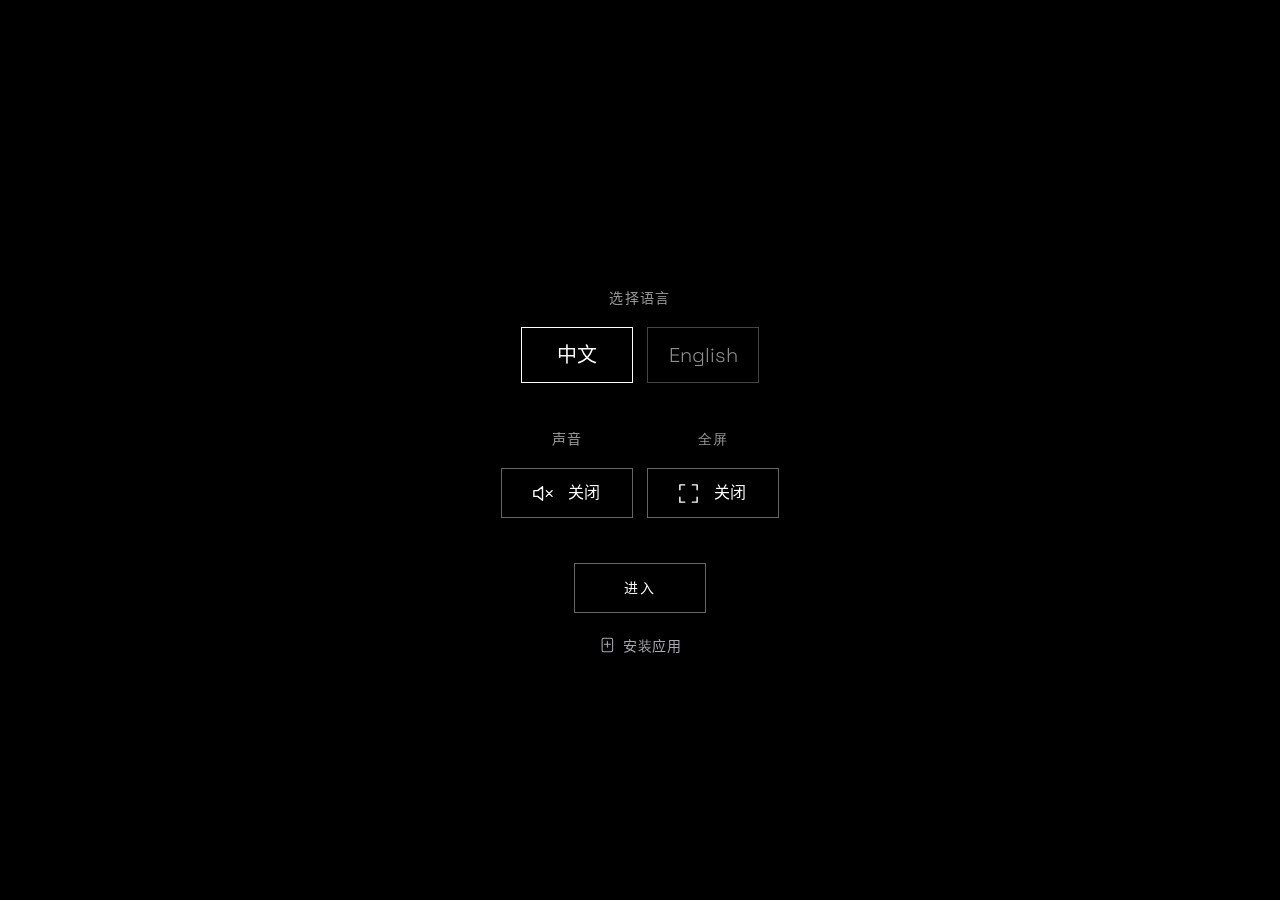
<file: index.html>
<!doctype html><html lang="zh-CN"><head><meta charset="utf-8"><style>html{background:#000;color-scheme:dark}body{background:#000}</style><link rel="manifest" href="/manifest.webmanifest?v=pearl2"><link rel="apple-touch-icon" sizes="180x180" href="/apple-touch-icon.png?v=pearl2"><link rel="icon" type="image/png" sizes="192x192" href="/favicon.png?v=pearl2"><link rel="shortcut icon" href="/favicon.ico?v=pearl2"><meta name="theme-color" content="#070b18"><meta name="apple-mobile-web-app-capable" content="yes"><meta name="apple-mobile-web-app-title" content="Kaguya"><meta name="apple-mobile-web-app-status-bar-style" content="black"><script defer src="./pwa.js"></script><meta name="viewport" content="width=device-width,initial-scale=1"><title>辉夜 · 五件宝物，五种执念</title><script type="importmap">{"imports":{"three":"./vendor/three.module.js"}}</script><style>html,body{margin:0;height:100%;overflow:hidden;background:#000;color:#e8e3d5;font-family:Songti SC,SimSun,serif}#view{position:fixed;inset:0;background:#14283c}canvas{display:block;width:100%;height:100%;touch-action:none}.copy{position:fixed;left:8%;top:35%;width:28%;pointer-events:none;text-shadow:0 1px 12px #102333}h1{font-size:clamp(28px,4.3vw,62px);font-weight:400;letter-spacing:.16em;margin:0 0 15px}h2{font-weight:400;letter-spacing:.2em;font-size:20px}p{line-height:2;font-size:16px;color:#d3dce0}.title{position:fixed;top:5%;left:5%;letter-spacing:.18em;font-size:15px;opacity:.75}.signature{position:fixed;bottom:5%;left:5%;letter-spacing:.2em;font-size:14px;opacity:.6}.note{position:fixed;bottom:5%;right:5%;font-size:13px;opacity:.65;letter-spacing:.1em}.vignette{position:fixed;inset:0;pointer-events:none;background:radial-gradient(ellipse,transparent 45%,#050d1660)}.fallback{position:fixed;inset:0;background:url('assets/cowrie-reference.png') center/cover}.fallback .message{position:absolute;right:5%;bottom:5%;color:#eee;background:#102333aa;padding:10px;font-size:13px}@media(max-width:700px){.copy{top:15%;width:80%}h2{font-size:17px}p{font-size:14px;max-width:75vw}}</style><link rel="stylesheet" href="portrait.css"></head><body><form class="language-gate" aria-label="选择语言"><fieldset><legend>选择语言</legend><div class="language-options"><label><input type="radio" name="language" value="zh" checked><span>中文</span></label><label><input type="radio" name="language" value="en"><span>English</span></label></div></fieldset><fieldset class="sound-settings"><legend>声音</legend><button type="button" class="sound-option" disabled aria-pressed="false" aria-label="声音关闭"><svg viewBox="0 0 24 24" fill="none" stroke="currentColor" stroke-width="1.45" stroke-linecap="round" stroke-linejoin="round" aria-hidden="true"><path d="M3 9h4l5-4v14l-5-4H3z"/><path d="m16 9 6 6m0-6-6 6"/></svg><span>关闭</span></button></fieldset><button type="submit" class="enter" disabled>进入</button></form><main id="journey" hidden inert><div id="view"></div><div class="vignette"></div><div class="title">辉夜 · 五件宝物，五种执念</div><section class="opening" aria-label="序章"><div class="opening-title"><h1>辉夜</h1><h2>五件宝物，五种执念</h2><div class="opening-credit">郭佳欣</div></div><div class="opening-story"><p>辉夜姬以五件虚妄之物拒绝了求婚。千年之后，我们仍为那些看不见、摸不着的东西奔赴。五件古老的宝物，化作今日的五件日常之物，映照我们心中的五种执念。</p></div><div class="opening-invitation">向上滑动，一同走向月亮。</div></section><section class="copy" style="opacity:0"><h1>燕子安贝</h1><h2>安宁</h2><p>一枚贝壳托举着辉夜，也托举着心里想安定下来的愿望。</p></section><section class="ending" aria-label="终章" aria-hidden="true"><h2>月之彼岸</h2><p>愿每一件虚妄之物，<span>都能托起一份真实的心愿。</span></p><div class="ending-scroll">继续滑动，穿越月亮。</div><div class="ending-credit">郭佳欣</div><button type="button" class="restart" disabled>重访绘卷</button></section><div class="signature">郭佳欣</div><div class="note">移动视线 · 探索绘卷</div></main><script type="module" src="language-entry.js"></script></body></html>
</file>
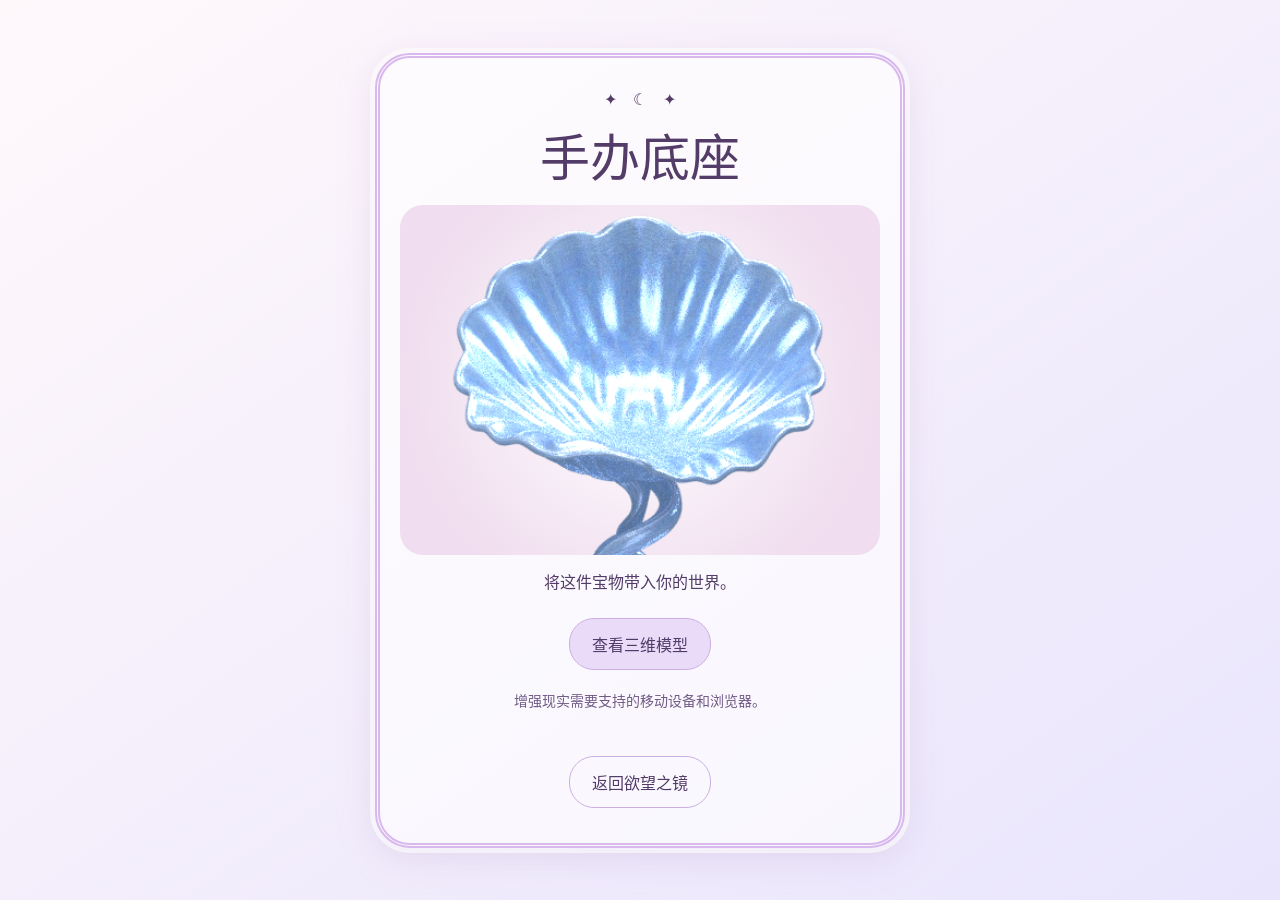
<file: ar.html>
<!doctype html><html lang="en"><head><link rel="manifest" href="/manifest.webmanifest?v=pearl2"><link rel="apple-touch-icon" sizes="180x180" href="/apple-touch-icon.png?v=pearl2"><link rel="icon" type="image/png" sizes="192x192" href="/favicon.png?v=pearl2"><link rel="shortcut icon" href="/favicon.ico?v=pearl2"><meta name="theme-color" content="#070b18"><meta name="apple-mobile-web-app-capable" content="yes"><meta name="apple-mobile-web-app-title" content="Kaguya"><meta name="apple-mobile-web-app-status-bar-style" content="black"><script defer src="./pwa.js"></script><meta charset="utf-8"><meta name="viewport" content="width=device-width,initial-scale=1"><title>Kaguya · Treasure AR</title><script type="importmap">{"imports":{"three":"./vendor/three.module.js"}}</script><style>
@font-face{font-family:Basteleur;src:url('fonts/Basteleur-Moonlight.otf')}@font-face{font-family:Space;src:url('fonts/SpaceGrotesk-Light.ttf')}@font-face{font-family:Noto;src:url('fonts/NotoSansSC-subset.woff')}*{box-sizing:border-box}body{margin:0;min-height:100dvh;background:linear-gradient(145deg,#fff8fb,#e9e5fc);color:#533c67;font:16px Space,Noto,sans-serif;display:grid;place-items:center;padding:22px}main{width:min(530px,100%);text-align:center;border:5px double #d8b8ed;border-radius:35px;padding:28px 20px;background:#ffffffa8;box-shadow:0 0 0 5px #fff9,0 8px 35px #c6add65c}h1{font:400 clamp(32px,9vw,50px) Basteleur,Noto,serif;margin:8px 0 12px}p{line-height:1.5}#preview{height:min(43vh,350px);display:grid;place-items:center;position:relative;background:radial-gradient(circle,#fff,#f0ddef 80%);border-radius:23px;overflow:hidden}#preview img,#preview canvas{width:100%;height:100%;object-fit:contain}button,a.action{display:inline-flex;align-items:center;justify-content:center;border:1px solid #ccafe2;border-radius:25px;padding:13px 22px;background:#eadcf9;color:#523b69;font:inherit;text-decoration:none;cursor:pointer;min-height:47px;margin:7px}button:disabled{opacity:.5}a.action img{position:absolute;width:1px;height:1px;opacity:0}#status{font-size:14px;min-height:44px;color:#715b86}#close{background:transparent}#xr-overlay{position:fixed;bottom:20px;left:50%;transform:translateX(-50%);display:none;color:#fff;background:#343444aa;border-radius:18px;padding:12px 18px;pointer-events:none}#xr-overlay.active{display:block} .xr-active{background:transparent}.xr-active main{visibility:hidden}.xr-active #xr-overlay{visibility:visible} </style></head><body><main><div>✦　☾　✦</div><h1 id="title"></h1><div id="preview"><img id="thumb" alt=""></div><p id="intro"></p><div id="actions"></div><p id="status" role="status"></p><button id="close" type="button"></button></main><div id="xr-overlay"></div><script type="module" src="ar.js"></script></body></html>
</file>
<file: portrait.css>
.copy {color:#fff;text-shadow:none;}
.language-gate {position:fixed;inset:0;background:#000;color:#fff;display:flex;flex-direction:column;justify-content:center;align-items:center;gap:46px;z-index:20;font-family:system-ui,sans-serif;}
.language-gate[hidden],#journey[hidden] {display:none;}
.language-gate fieldset {margin:0;padding:0;border:0;text-align:center;}
.language-gate legend {font-size:12px;letter-spacing:.15em;color:#999;margin:0 auto 26px;}
.language-options {display:flex;gap:38px;align-items:center;justify-content:center;}
.language-options label {position:relative;cursor:pointer;}
.language-options input {position:absolute;opacity:0;width:1px;height:1px;}
.language-options span {display:block;font-size:20px;font-weight:400;color:#8e8e8e;padding:9px 2px 12px;border-bottom:1px solid transparent;transition:color .2s,border-color .2s;}
.language-options input:checked+span {color:#fff;border-color:#fff;}
.language-options input:focus-visible+span {outline:1px solid #fff;outline-offset:5px;}
.language-gate .enter {border:1px solid #666;background:transparent;color:#fff;font:inherit;letter-spacing:.13em;font-size:14px;padding:14px 42px;cursor:pointer;}
.language-gate .enter:hover,.language-gate .enter:focus-visible {border-color:#fff;}
html[lang="en"] .opening h1 {font-size:clamp(62px,9vw,115px);letter-spacing:.10em;text-indent:.10em;}
html[lang="en"] .opening h2 {letter-spacing:.08em;}
html[lang="en"] .opening p,html[lang="en"] .copy p {letter-spacing:0;line-height:1.55;}
html[lang="en"] .copy h1 {font-size:clamp(26px,3.4vw,48px);letter-spacing:.035em;line-height:1.15;}
html[lang="en"] .copy h2 {letter-spacing:.12em;}
html[lang="en"] .ending p {letter-spacing:0;line-height:1.5;}
.opening {position:fixed;left:50%;top:32%;width:min(660px,84vw);transform:translateX(-50%);text-align:center;color:#fff;pointer-events:none;z-index:3;}
.opening h1 {font-size:clamp(68px,10vw,126px);font-weight:400;line-height:1.1;letter-spacing:.32em;text-indent:.32em;margin:0 0 .35em;animation:opening-appear 1.7s ease-out both;}
.opening h2 {font-size:clamp(20px,3.6vw,35px);letter-spacing:.17em;font-weight:400;margin:0 0 1.25em;animation:opening-appear 1.7s .28s ease-out both;}
.opening p {font-size:clamp(17px,1.55vw,21px);line-height:2.05;letter-spacing:.08em;text-wrap:balance;color:#fff;max-width:100%;margin:0;animation:opening-appear 2s .65s ease-out both;}
.opening-credit {font-size:16px;letter-spacing:.25em;margin-top:1.6em;animation:opening-appear 1.7s .85s ease-out both;}
.opening-invitation {font-size:14px;letter-spacing:.12em;margin-top:.75em;animation:opening-appear 1.7s 1.1s ease-out both;}
.ending {position:fixed;left:50%;top:48%;width:min(700px,88vw);transform:translateX(-50%);text-align:center;color:#fff;opacity:0;pointer-events:none;z-index:3;}
.ending h2 {font-size:clamp(16px,2vw,22px);letter-spacing:.28em;margin:0 0 1.4em;font-weight:400;}
.ending p {font-size:clamp(24px,3.2vw,42px);line-height:1.85;letter-spacing:.10em;color:#fff;margin:0;max-width:none;text-wrap:balance;}
.ending p span {display:block;}
.ending-credit {font-size:16px;letter-spacing:.25em;margin-top:1.8em;}
.restart {border:0;border-bottom:1px solid #ffffff70;background:none;color:#fff;font:inherit;letter-spacing:.15em;padding:.5em .1em;cursor:pointer;font-size:14px;margin-top:1.15em;pointer-events:auto;}
.restart:disabled {pointer-events:none;}
@keyframes opening-appear {from {opacity:0;transform:translateY(10px);}to {opacity:1;transform:translateY(0);}}
.copy p {position:fixed;top:48%;left:24%;width:52%;max-width:none;transform:translateY(-50%);font-size:clamp(24px,2.6vw,42px);line-height:1.8;letter-spacing:.08em;text-align:center;text-wrap:balance;margin:0;color:#fff;-webkit-text-stroke:0;text-shadow:none;z-index:2;}
@media (max-width: 699px) and (orientation: portrait) {
 html[lang="en"] .opening {top:28%;width:84vw;}
 html[lang="en"] .opening h1 {font-size:clamp(54px,15vw,80px);}
 html[lang="en"] .opening h2 {font-size:clamp(19px,5.5vw,27px);margin-bottom:1em;}
 html[lang="en"] .opening p {font-size:clamp(17px,4.6vw,20px);}
 html[lang="en"] .opening-credit,html[lang="en"] .opening-invitation {letter-spacing:.04em;}
 html[lang="en"] .copy h1 {font-size:clamp(27px,7.2vw,39px);max-width:100%;}
 html[lang="en"] .copy p {font-size:clamp(19px,5.3vw,26px);}
 html[lang="en"] .title,html[lang="en"] .note,html[lang="en"] .signature {letter-spacing:.04em;}
 html[lang="en"] .ending p {font-size:clamp(22px,5.8vw,30px);}
 .opening {top:30%;width:82vw;}
 .opening h1 {font-size:clamp(60px,18vw,94px);margin-bottom:.37em;}
 .opening h2 {font-size:clamp(20px,5.5vw,28px);letter-spacing:.10em;margin-bottom:1.35em;}
 .opening p {font-size:clamp(16px,4.4vw,20px);line-height:2;letter-spacing:.045em;}
 .opening-credit {margin-top:1em;font-size:14px;}
 .opening-invitation {font-size:13px;margin-top:.65em;}
 .ending {top:47%;width:90vw;}
 .ending p {font-size:clamp(19px,5.2vw,29px);letter-spacing:.045em;}
 .title {top:max(5%,env(safe-area-inset-top));left:7%;font-size:12px;letter-spacing:.13em;}
 .copy {left:8%;top:15%;width:84%;}
 h1 {font-size:clamp(26px,7.6vw,42px);margin:0 0 12px;letter-spacing:.14em;}
 h2 {font-size:16px;margin:0 0 12px;}
 .copy p {top:47%;left:8%;width:84%;font-size:clamp(19px,5.4vw,29px);line-height:1.9;letter-spacing:.07em;}
 .signature,.note {bottom:max(4%,env(safe-area-inset-bottom));font-size:11px;}
 .signature {left:7%;} .note {right:7%;}
}
@media (prefers-reduced-motion: reduce) {.opening h1,.opening h2,.opening p {animation:none;}}

/* Literary display face, contemporary interface, local fonts for offline-safe delivery. */
@font-face{font-family:Basteleur;src:url('fonts/Basteleur-Moonlight.otf') format('opentype');font-weight:400;font-display:swap}
@font-face{font-family:Space Grotesk;src:url('fonts/SpaceGrotesk-Light.ttf') format('truetype');font-weight:300 400;font-display:swap}
@font-face{font-family:Noto Story Serif;src:url('fonts/NotoSerifSC-subset.woff') format('woff');font-weight:400;font-display:swap}
@font-face{font-family:Noto Story Sans;src:url('fonts/NotoSansSC-subset.woff') format('woff');font-weight:400;font-display:swap}
body,.language-gate{font-family:'Space Grotesk','Noto Story Sans',sans-serif;font-weight:300}
.language-gate legend{font-size:14px;letter-spacing:.1em}
.language-options span{font-weight:300}
html[lang='en'] .opening h1,html[lang='en'] .copy h1,html[lang='en'] .ending h2{font-family:Basteleur,Georgia,serif;color:#f5efe0;letter-spacing:0;text-indent:0;font-weight:400}
html[lang='zh-CN'] .opening h1,html[lang='zh-CN'] .copy h1,html[lang='zh-CN'] .ending h2{font-family:'Noto Story Serif','Songti SC',serif;color:#f5efe0;font-weight:400}
.opening,html[lang='en'] .opening{inset:0;width:100%;transform:none;display:grid;place-items:center}
.opening-title,.opening-story{grid-area:1/1;width:min(680px,84vw);text-align:center;transform:translateY(-2vh)}
.opening-story{opacity:0}
.title,.signature,.note{opacity:0}
.opening h1,.opening h2,.opening p,.opening-credit,.opening-invitation{animation:none}
.opening h1,html[lang='en'] .opening h1{font-size:clamp(64px,12vw,138px);margin:0 0 .28em;line-height:1}
.opening h2,html[lang='en'] .opening h2{font-size:clamp(18px,4.3vw,30px);margin:0;letter-spacing:.055em;line-height:1.4}
.opening-credit,html[lang='en'] .opening-credit{font-size:15px;letter-spacing:.14em;margin-top:2.2rem}
.opening p,html[lang='en'] .opening p{font-size:clamp(18px,4.8vw,27px);line-height:1.75;letter-spacing:.015em;text-wrap:balance;max-width:100%;margin:auto}
.opening-invitation,html[lang='en'] .opening-invitation{position:absolute;bottom:max(7%,env(safe-area-inset-bottom));max-width:90vw;margin:0;font-size:14px;letter-spacing:.04em;text-align:center}
.copy p{font-weight:300}.ending h2{font-size:clamp(25px,5vw,44px)}
@media(max-width:699px) and (orientation:portrait){html[lang='en'] .opening h1{font-size:clamp(65px,19vw,105px)}html[lang='en'] .copy h1{font-size:clamp(27px,7.3vw,39px);line-height:1.15} .opening-story{width:84vw}.opening-title{width:88vw}}

/* Poster typography trial: all English narrative text, UI remains understated. */
html[lang='en'] .opening h2,html[lang='en'] .opening p,html[lang='en'] .copy h2,html[lang='en'] .copy p,html[lang='en'] .ending p{font-family:Basteleur,Georgia,serif;font-weight:400;letter-spacing:0;line-height:1.6}
html[lang='en'] .opening h2{font-size:clamp(20px,4.8vw,33px);line-height:1.25}
html[lang='en'] .opening p{font-size:clamp(20px,5.2vw,30px)}
.sound-toggle{position:fixed;top:max(3.8%,env(safe-area-inset-top));right:5%;z-index:6;display:grid;place-items:center;width:44px;height:44px;background:#08172242;border:1px solid #e7eef140;border-radius:50%;color:#f4eee0;cursor:pointer;touch-action:manipulation}
.sound-toggle svg{width:22px;height:22px}.sound-toggle:focus-visible{outline:2px solid #f4eee0;outline-offset:3px}

/* All English story text uses Basteleur; entrance controls remain sans. */
html[lang='en'] #journey,html[lang='en'] #journey button{font-family:Basteleur,Georgia,serif;font-weight:400}
html[lang='en'] .opening-credit,html[lang='en'] .opening-invitation,html[lang='en'] .ending-credit,html[lang='en'] .signature,html[lang='en'] .note,html[lang='en'] .title,html[lang='en'] .restart{letter-spacing:.025em}
.language-gate{gap:clamp(23px,5vh,45px)}
.language-gate legend{margin-bottom:18px}
.language-options{gap:14px}
.language-options span{padding:12px 20px;min-width:102px;box-sizing:border-box;border:1px solid #444;text-align:center}
.language-options input:checked+span{border-color:#fff}
.sound-option{display:flex;align-items:center;justify-content:center;gap:10px;min-width:124px;padding:10px 22px;border:1px solid #666;background:transparent;color:#fff;font:inherit;font-size:16px;cursor:pointer}
.sound-option svg{width:23px;height:23px}.sound-option:focus-visible{outline:1px solid white;outline-offset:4px}
.sound-settings legend{color:#999}
/* Stable, language-independent geometry: font metrics cannot move the frames. */
.language-gate{gap:clamp(23px,5vh,45px)}
.language-gate fieldset{min-inline-size:0;display:flex;flex-direction:column;align-items:center}
.language-gate legend{height:22px;line-height:22px;box-sizing:border-box;padding:0;margin:0 auto 18px;white-space:nowrap}
.language-options{display:grid;grid-template-columns:repeat(2,112px);gap:14px}
.language-options span{display:grid;place-items:center;width:112px;height:56px;line-height:1;padding:0;font-size:20px}
.language-gate .sound-option,.language-gate .enter{box-sizing:border-box;width:132px;height:50px;padding:0;line-height:1;display:flex;align-items:center;justify-content:center}
.language-gate .sound-option span{min-width:40px;text-align:center;line-height:1}
@media(max-width:699px){.title{max-width:72%;}}
html{background:#000;color-scheme:dark}
body:not(.entered){background:#000}
.opening-invitation,html[lang='en'] .opening-invitation{bottom:max(11%,env(safe-area-inset-bottom))}
/* The celestial threshold, and the student's contemporary treasure box. */
.celestial{position:fixed;inset:0;z-index:4;pointer-events:none;overflow:hidden;background:radial-gradient(ellipse at 66% 16%,#152e50 0%,#080e25 40%,#02040d 82%);color:#f5efe0}
.celestial-stars{position:absolute;inset:0;mask-image:linear-gradient(#000 65%,transparent)}
.celestial-stars i{position:absolute;background:#d9ebff;border-radius:50%;box-shadow:0 0 6px #b5c9ff;animation:star-breathe 8s ease-in-out infinite alternate}
@keyframes star-breathe{to{opacity:.18}}
.celestial-moon{position:absolute;left:57%;top:8%;width:min(35vw,260px);aspect-ratio:1;background:url('assets/composition/moon.webp') center/contain no-repeat;filter:drop-shadow(0 0 32px #b8d9ff55);opacity:.8}
.celestial-meteor{position:absolute;top:17%;left:32%;width:10px;height:10px;border-radius:50%;background:#fff9df;box-shadow:0 0 12px 4px #fff4d8,0 0 46px 10px #a9d5ff85;transform-origin:center}
.celestial-meteor i{position:absolute;left:4px;bottom:4px;width:2px;height:100px;background:linear-gradient(transparent,#d7eaffb0);transform-origin:bottom;transform:rotate(-6deg)}
.celestial-copy{position:absolute;top:46%;left:50%;transform:translate(-50%,-50%);width:min(610px,82vw);text-align:center}
.celestial-copy p{font-size:clamp(20px,5.5vw,32px);line-height:1.55;max-width:100%;color:#f5efe0;margin:0 0 1.15em;text-wrap:balance}
.celestial-hint{position:absolute;bottom:11%;width:100%;text-align:center;font-size:14px;color:#f5efe0}
.constellation{position:fixed;z-index:7;bottom:max(2%,env(safe-area-inset-bottom));left:10%;width:80%;height:15px;pointer-events:none;display:flex;align-items:center}
.constellation-line,.constellation-fill{height:1px;position:absolute;left:0;background:#cbd9ed35;width:100%}.constellation-fill{background:#f4e6c1b0;width:0;box-shadow:0 0 5px #eff0ff50}
.constellation i{position:absolute;width:5px;height:5px;border:1px solid #e4e9f28a;border-radius:50%;transform:translateX(-50%);background:#22354c}.constellation i.lit{background:#fff7dc;box-shadow:0 0 8px #e4d9ff}
.constellation-moon{position:absolute;right:-11px;color:#f7ecd3;font-size:17px;line-height:1;background:#162a3c;border-radius:50%;padding:1px 0 1px 3px}
.moon-threshold{position:fixed;inset:0;z-index:8;pointer-events:none;opacity:0;overflow:hidden;background:radial-gradient(circle at 50% 28%,#fff 0%,#fff8 50%,#fff0 75%)}
.moon-threshold:after{content:'';position:absolute;inset:0;background:white;opacity:inherit;transform:scale(var(--threshold-scale,1));border-radius:50%}
.moon-threshold>div{position:absolute;top:23%;left:50%;width:45vh;aspect-ratio:1;transform:translate(-50%,-50%) scale(var(--threshold-scale,1));background:url('assets/composition/moon.webp') center/contain no-repeat;filter:drop-shadow(0 0 80px white);opacity:var(--moon-detail,0)}
.moon-threshold:after{opacity:var(--white,0);transform:none;border-radius:0;background:white}
body:has(.treasure-portal:not([hidden])) .sound-toggle{z-index:11;background:#fff9;color:#7f619b;border-color:#d8c1e9}
.treasure-portal{position:fixed;inset:0;z-index:10;overflow:auto;overscroll-behavior:contain;touch-action:pan-y;background:#fff9fc;color:#48375b;opacity:0;font-family:'Space Grotesk','Noto Story Sans',sans-serif;padding:clamp(22px,5vw,60px);box-sizing:border-box}
.treasure-portal[hidden]{display:none}.treasure-portal *{box-sizing:border-box}.treasure-portal h1,.treasure-portal h2,.treasure-portal p{max-width:none;color:inherit;margin:0;letter-spacing:0}
.treasure-inner{max-width:960px;margin:auto;position:relative;padding:clamp(20px,5vw,48px);border:double 5px #d9b9eb;border-radius:38px;background:linear-gradient(145deg,#fff 10%,#fff5fa 48%,#edf4ff);box-shadow:0 0 0 5px #fff,0 0 0 7px #f0cce4,0 8px 35px #d4c6e560}
.treasure-inner:before,.treasure-inner:after{content:'✦  ♡  ✦';position:absolute;color:#b69cd8;letter-spacing:7px;font-size:18px;left:50%;transform:translateX(-50%);background:#fff9fc;white-space:nowrap;padding:0 12px;top:-14px}.treasure-inner:after{top:auto;bottom:-14px}
.treasure-header{text-align:center;padding:13px 0 34px}.pearl-crown{display:flex;justify-content:center;align-items:center;gap:18px;font-size:19px;color:#c49edf}.pearl-crown span:nth-child(2){border:2px solid #e6c7e8;border-radius:50%;width:62px;height:62px;display:grid;place-items:center;font-size:38px;color:#a98cce;background:radial-gradient(circle at 26% 20%,white,#f1d4f1 55%,#d1dfff);box-shadow:0 4px 14px #c8b0e7a0}
.treasure-header h1{font-family:Basteleur,'Noto Story Serif',serif;font-size:clamp(37px,9vw,72px);line-height:1.08;margin:18px 0 8px;font-weight:400}.treasure-header h2{font-size:clamp(18px,4vw,26px);line-height:1.35;letter-spacing:0;font-weight:400}.treasure-header p{font-size:15px;margin-top:12px;line-height:1.5;color:#766780}
.treasure-grid{display:grid;grid-template-columns:repeat(3,minmax(0,1fr));gap:15px}.treasure-card{display:block;position:relative;border:1px solid #dcbfea;border-radius:22px;overflow:hidden;text-decoration:none;color:#4f3b65;background:white;box-shadow:0 4px 14px #bfa9d632;transition:transform .2s}.treasure-card:hover{transform:translateY(-3px)}.treasure-picture{height:clamp(105px,29vw,205px);position:relative;display:grid;place-items:center;background:radial-gradient(circle at 50% 42%,white,#f7def0 60%,#d3e5fc)}.treasure-card:nth-child(3n+2) .treasure-picture{background:radial-gradient(circle,#fff,#e3d9fa 80%)}.treasure-card:nth-child(3n) .treasure-picture{background:radial-gradient(circle,#fff,#d7f0ef 80%)}.treasure-picture img{width:95%;height:95%;object-fit:contain;filter:drop-shadow(0 5px 7px #a18fb94d)}.treasure-sparkle{position:absolute;top:5px;right:10px;color:#b99bd3;font-size:22px}.blanket-symbol{font-size:60px;color:#c3aedf}.treasure-caption{display:flex;flex-direction:column;gap:5px;min-height:100px;padding:12px;text-align:center;justify-content:center}.treasure-caption small{font-size:11px;color:#82688e;line-height:1.2}.treasure-caption strong{font-family:Basteleur,'Noto Story Serif',serif;font-size:clamp(16px,4vw,24px);font-weight:400;line-height:1.2}.treasure-caption span{font-size:11px;color:#815da2}.upcoming{opacity:.65}
.treasure-about{border-top:1px solid #ddd0eb;margin-top:44px;padding-top:30px;text-align:left}.treasure-about h2{font-family:Basteleur,'Noto Story Serif',serif;font-size:30px;font-weight:400;margin-bottom:16px}.treasure-about>p{font-size:17px;line-height:1.8}.treasure-credits{margin:26px 0;display:grid;gap:6px;font-size:14px;line-height:1.5}.treasure-credits strong{font-size:21px;font-family:Basteleur,'Noto Story Serif',serif;font-weight:400;margin-bottom:8px}.treasure-credits span{color:#8b749e}.treasure-credits p{font-size:14px;margin-top:10px}.treasure-return{border:1px solid #c4addd;border-radius:30px;background:transparent;padding:12px 18px;color:#594272;cursor:pointer;font:inherit}
@media(max-width:699px){.treasure-portal{padding:24px 14px 40px}.treasure-inner{padding:18px 12px;border-radius:28px}.treasure-grid{grid-template-columns:repeat(2,minmax(0,1fr));gap:10px}.treasure-caption{padding:10px 5px}.treasure-about{padding:24px 10px 8px}.celestial-copy{top:49%}.celestial-moon{left:57%;width:39vw}}
/* One cover, then the moon legend, then the forest. */
.opening{z-index:5}
.celestial-copy{width:min(600px,82vw);top:51%}
.celestial-copy p{font-size:clamp(19px,4.8vw,29px);line-height:1.6;margin:0 0 1em}
.celestial-meteor{left:calc(57% + min(17.5vw,130px));top:calc(8% + min(17.5vw,130px));opacity:0;width:7px;height:7px}
.celestial-meteor i{left:3px;bottom:3px;height:75px;transform:none}
.constellation i{width:11px;height:11px;border:0;border-radius:0;background:#8095ad;clip-path:polygon(50% 0%,58% 32%,85% 15%,68% 42%,100% 50%,68% 58%,85% 85%,58% 68%,50% 100%,42% 68%,15% 85%,32% 58%,0% 50%,32% 42%,15% 15%,42% 32%);filter:drop-shadow(0 0 3px #b5c9ff44)}
.constellation i.lit{background:#fff4d2;filter:drop-shadow(0 0 5px #fff4d2)}
.constellation-moon{width:19px;height:19px;right:-11px;color:#f7ecd3;background:none;border-radius:0;padding:0;display:grid;place-items:center}
.constellation-moon svg{width:100%;height:100%;display:block}
.moon-threshold{background:#fff}
.moon-threshold:after,.moon-threshold>div{display:none}
@media(max-width:699px){.celestial-meteor{left:76.5%;top:calc(8% + 19.5vw)}}
/* The same lunar coordinates and hand-painted cloud vocabulary as the grove. */
.celestial-moon{background-size:100% 100%;aspect-ratio:auto;filter:drop-shadow(0 0 26px #b8d9ff55)}
.celestial-veils{position:absolute;inset:0;pointer-events:none;overflow:hidden}
.celestial-fog{position:absolute;inset:-5% -5%;width:110%;height:110%;opacity:.85;mix-blend-mode:screen;filter:blur(5px)}
.celestial-kasumi{position:absolute;object-fit:fill;opacity:.28;filter:saturate(.7) brightness(.92);pointer-events:none}
.celestial-kasumi:nth-of-type(2){opacity:.20}.celestial-kasumi:nth-of-type(3){opacity:.25}.celestial-kasumi:nth-of-type(4){opacity:.19}
.sky-sparkle{position:absolute;display:block;background:#c1d8f3;clip-path:polygon(50% 0%,58% 42%,100% 50%,58% 58%,50% 100%,42% 58%,0% 50%,42% 42%);filter:drop-shadow(0 0 4px #d2e5ff);animation:star-breathe 8s ease-in-out infinite alternate}
.constellation{--dim:#a1b1c4;--lit:#f5e9ce}
.constellation-line{background:var(--dim)}.constellation-fill{background:var(--lit);box-shadow:none}
.constellation i{width:10px;height:10px;background:var(--dim);filter:none}
.constellation i.lit{background:var(--lit);filter:none}
.constellation-start{position:absolute;left:0;width:5px;height:5px;border-radius:50%;transform:translateX(-50%);background:var(--lit)}
.constellation-moon{width:11px;height:11px;right:-5.5px;color:var(--dim)}.constellation-moon.lit{color:var(--lit)}
/* A staged arrival, followed by a slow, continuously breathing sky. */
.language-gate.is-loading .enter{opacity:.85;letter-spacing:.06em;cursor:wait;animation:loading-breathe 1.3s ease-in-out infinite alternate}
@keyframes loading-breathe{to{opacity:.45}}
@keyframes arrive{from{opacity:0}to{opacity:1}}
.cinematic-arrival{animation:arrive 1.5s ease-out both}
.cinematic-arrival .celestial-veils{animation:arrive 1.5s .45s ease-out both}
.cinematic-arrival .opening-title,.cinematic-arrival .opening-invitation{animation:arrive 1.5s 1.30s ease-out backwards}
.cinematic-arrival .constellation{animation:arrive 1.3s 1.6s ease-out backwards}
.celestial-fog{filter:blur(.75px);opacity:1;animation:cloud-drift 45s ease-in-out infinite alternate}
.celestial-kasumi{animation:kasumi-drift 32s ease-in-out infinite alternate}
.celestial-kasumi:nth-of-type(even){animation-direction:alternate-reverse;animation-duration:41s}
@keyframes cloud-drift{from{transform:translate(-1.5%,-1%)}to{transform:translate(2%,1.5%)}}
@keyframes kasumi-drift{from{transform:translate(-1.5%,0)}to{transform:translate(1.5%,1.2%)}}
.celestial-stars .twinkle{animation-name:star-twinkle;animation-timing-function:ease-in-out;animation-iteration-count:infinite}
@keyframes star-twinkle{0%,100%{opacity:.22;filter:brightness(.8)}47%{opacity:.95;filter:brightness(1.8) drop-shadow(0 0 3px #bcd9ff)}55%{opacity:.45}64%{opacity:.85}}
.signature,.note{bottom:max(6.8%,calc(env(safe-area-inset-bottom) + 30px))}
@media(prefers-reduced-motion:reduce){.cinematic-arrival,.cinematic-arrival .celestial-veils,.cinematic-arrival .opening-title,.cinematic-arrival .opening-invitation,.cinematic-arrival .constellation,.celestial-fog,.celestial-kasumi,.celestial-stars .twinkle{animation:none}}
/* A quiet black-to-sky dissolve, with an evolving cloud composition. */
.language-gate.gate-depart{pointer-events:none;animation:gate-dissolve 1.2s ease-in-out both}
@keyframes gate-dissolve{from{opacity:1}to{opacity:0}}
.cinematic-arrival{animation-duration:2s;animation-timing-function:ease-in-out}
.cinematic-arrival .celestial-veils{animation-delay:.9s}
.cinematic-arrival .opening-title,.cinematic-arrival .opening-invitation{animation-delay:1.8s}
.celestial-stars{mask-image:none}
.celestial-stars i:not(.twinkle),.sky-sparkle:not(.sparkle-twinkle){animation:none}
.sky-sparkle.sparkle-twinkle{animation-name:star-twinkle;animation-iteration-count:infinite;animation-direction:alternate}
.celestial-kasumi{filter:none;opacity:calc(.40 * var(--cover-clouds,1))}
.celestial-kasumi[data-variant='story']{opacity:calc(.41 * var(--story-clouds,0))}
.celestial-kasumi[data-asset='01-front-left.png'],.celestial-kasumi[data-asset='02-front-right.png'],.celestial-kasumi[data-asset='03-low-right.png']{animation-duration:48s}
.celestial-meteor svg{position:absolute;width:34px;height:103px;left:50%;bottom:50%;transform:translateX(-50%);overflow:visible;pointer-events:none}
.ending h2,.ending-credit,.ending .restart{display:none}
.ending{top:53%;width:min(700px,88vw)}
.ending-scroll{margin-top:2.6rem;font-size:clamp(14px,3.8vw,20px);color:#f5efe0;letter-spacing:.02em}
.constellation{left:7%;width:86%}
.title,.signature,.copy{left:7%}.note{right:7%}.copy{width:86%}
@media(min-width:700px){.copy{width:28%}}
@media(max-width:699px){.copy p{left:7%;width:86%}}
.constellation{bottom:max(4%,calc(env(safe-area-inset-bottom) + 2vh))}
.signature,.note{bottom:max(8.8%,calc(env(safe-area-inset-bottom) + 30px + 2vh))}
.celestial-meteor svg{height:96px;width:30px;filter:drop-shadow(0 0 2px #b9d8ff50)}

/* Fixed collectible frame, with only its white interior scrolling. */
.treasure-portal{--frame-w:min(100vw,55dvh);position:fixed;inset:0;padding:0;background:#000;overflow:hidden;display:grid;place-items:center;color:#32273d;touch-action:pan-y}
.treasure-portal:before,.treasure-portal:after{display:none;content:none}
.treasure-frame-art{position:absolute;inset:0 auto 0 50%;transform:translateX(-50%);width:var(--frame-w);height:100%;max-width:none;max-height:none;display:block;object-fit:fill;pointer-events:none;z-index:1}
.treasure-inner{position:absolute;top:16.2%;bottom:24%;left:50%;transform:translateX(-50%);width:calc(var(--frame-w)*.77);max-width:none;margin:0;padding:10px 4px 24px;border:0;border-radius:0;box-shadow:none;background:white;overflow-y:auto;overflow-x:hidden;overscroll-behavior:contain;scrollbar-width:none;touch-action:pan-y;z-index:2}
.treasure-inner::-webkit-scrollbar{display:none}.treasure-inner:before,.treasure-inner:after{display:none}
.treasure-header{padding:7px 3px 25px}.treasure-header h1{font-size:clamp(24px,7vw,38px);margin:0 0 10px;line-height:1.05}.treasure-header h2{font-family:Basteleur,'Noto Story Serif',serif;font-size:clamp(15px,3.8vw,20px);line-height:1.4}
.treasure-grid{display:flex;flex-direction:column;gap:25px}.treasure-card{display:block;border:0;border-radius:0;box-shadow:none;background:white;overflow:visible;color:#32273d}.treasure-card:hover{transform:none}.treasure-card .treasure-picture{height:clamp(155px,55vw,265px);background:white!important;touch-action:pan-y;position:relative;overflow:hidden}.treasure-picture img{width:100%;height:100%;object-fit:contain;filter:none}.treasure-picture canvas{position:absolute;inset:0;width:100%;height:100%;touch-action:pan-y}.treasure-picture.is-live img{visibility:hidden}.treasure-caption{padding:6px 0;min-height:0}.treasure-caption strong{font-size:clamp(20px,5vw,27px)}.treasure-about{padding:24px 6px 8px;margin-top:35px}.treasure-about>p{font-size:16px}.treasure-about h2{font-size:26px}.treasure-portal .upcoming{opacity:.65}
body:has(.treasure-portal:not([hidden])) .sound-toggle{top:2%;right:3%;width:32px;height:32px;z-index:11;background:#fff;color:#7f619b;border-color:#d8c1e9}
.skip-journey.signature{z-index:7;opacity:1!important;pointer-events:auto;touch-action:manipulation;background:transparent;color:#f6f1e6;border:1px solid #f6f1e6a8;border-radius:0;padding:6px 13px;font:inherit;font-size:clamp(12px,3vw,15px);cursor:pointer;letter-spacing:.04em;bottom:max(8%,calc(env(safe-area-inset-bottom) + 23px + 2vh))}
body:has(.treasure-portal:not([hidden])) .skip-journey{visibility:hidden;pointer-events:none}
.treasure-inner{top:18%;bottom:24%;width:calc(var(--frame-w)*.73);background:transparent}
.treasure-card,.treasure-card .treasure-picture{background:transparent!important}.treasure-picture img{position:absolute;inset:0;width:100%;height:100%;object-fit:contain}
.treasure-card .treasure-picture[data-model],.treasure-picture[data-model] canvas{touch-action:none;cursor:grab}.treasure-picture[data-model]:active{cursor:grabbing}
.title{display:none}
.journey-controls{position:fixed;top:max(3.8%,env(safe-area-inset-top));right:7%;z-index:9;display:flex;align-items:stretch;height:42px;border:1px solid #f6f1e6a8;background:#08172224;color:#f6f1e6}
.journey-controls .sound-toggle,.journey-controls .skip-journey.signature{position:static;inset:auto;display:grid;place-items:center;box-sizing:border-box;height:100%;margin:0;background:transparent;border:0;border-radius:0;color:inherit;pointer-events:auto}
.journey-controls .sound-toggle{width:44px;border-right:1px solid #f6f1e6a8}
.journey-controls .skip-journey.signature{min-width:53px;padding:0 12px}
body:has(.treasure-portal:not([hidden])) .journey-controls{top:2%;right:3%;height:32px;border:0;z-index:11;background:none}
body:has(.treasure-portal:not([hidden])) .journey-controls .skip-journey{display:none}
body:has(.treasure-portal:not([hidden])) .journey-controls .sound-toggle{position:static;width:32px;height:32px;border:1px solid #d8c1e9;border-radius:50%;background:#fff;color:#7f619b}
.note{left:7%;right:7%;width:86%;text-align:center}
.opening-invitation,html[lang='en'] .opening-invitation,.celestial-hint{bottom:max(8.8%,calc(env(safe-area-inset-bottom) + 30px + 2vh))}
.treasure-card .treasure-picture[data-model]{width:78%;margin-inline:auto}
.treasure-portal:before{display:block;content:"";position:absolute;inset:0 auto 0 50%;width:var(--frame-w);transform:translateX(-50%);background:#fff;clip-path:polygon(12% 14%,88% 14%,91% 24%,91% 74%,88% 84%,12% 84%,9% 74%,9% 24%);pointer-events:none;z-index:0}
.treasure-frame-art{background:url("assets/composition/mirror-frame.webp") center / 100% 100% no-repeat,url("assets/composition/treasure-frame-final.png") center / 100% 100% no-repeat}
.treasure-inner{background:#fff}
.treasure-screen-texture{position:absolute;top:18%;bottom:24%;left:50%;width:calc(var(--frame-w)*.73);transform:translateX(-50%);z-index:4;pointer-events:none;background:repeating-linear-gradient(0deg,transparent 0 2px,rgba(101,80,116,.025) 2px 3px)}
/* The Mirror: one proportional shell, independent screen and ornamental alpha overlay. */
.treasure-portal{--frame-w:min(100vw,56.28dvh);background:#000;isolation:isolate}
.treasure-portal:not([hidden]){animation:mirror-outer .65s ease-out both}
.treasure-portal:before,.treasure-portal:after{display:none;content:none}
.mirror-shell{position:relative;width:var(--frame-w);aspect-ratio:941/1672;max-height:100%;isolation:isolate;--screen-shape:polygon(10% 12%,25% 12%,39% 10%,60% 10%,75% 12%,90% 12%,92% 24%,90% 37%,92% 50%,90% 64%,92% 71%,85% 78%,70% 81%,50% 80%,30% 81%,15% 78%,8% 71%,10% 64%,8% 50%,10% 37%,8% 24%)}
.mirror-shell:before{content:"";position:absolute;inset:0;background:#fff;clip-path:var(--screen-shape);z-index:0}
.mirror-shell .treasure-frame-art{position:absolute;inset:0;width:100%;height:100%;transform:none;background:none;object-fit:contain;z-index:4;pointer-events:none;animation:mirror-art .65s ease-out both}
.mirror-shell .treasure-inner{position:absolute;left:50%;top:28%;bottom:30.5%;width:70%;transform:translateX(-50%);padding:1px 6px 18px;background:transparent;z-index:1;animation:mirror-content .55s .18s ease-out both}
.mirror-shell .treasure-screen-texture{position:absolute;inset:0;width:100%;height:100%;transform:none;clip-path:var(--screen-shape);background:repeating-linear-gradient(0deg,transparent 0 2px,rgba(101,80,116,.025) 2px 3px);z-index:2;pointer-events:none}
.mirror-controls{position:absolute;z-index:5;top:21%;left:50%;transform:translateX(-50%);display:flex;gap:clamp(12px,4vw,25px);justify-content:center;align-items:center;animation:mirror-content .55s .18s ease-out both}
.mirror-jewel{width:clamp(36px,10vw,48px);height:clamp(36px,10vw,48px);border:0;border-radius:50%;padding:0;background:transparent url("assets/composition/mirror-jewels-small.png") no-repeat;background-size:400% auto;background-position-y:center;cursor:pointer;touch-action:manipulation;transition:transform .15s}
.mirror-jewel:active{transform:scale(.91)}.mirror-jewel:focus-visible{outline:2px solid #9e77ae;outline-offset:3px}
.mirror-back{background-position-x:0%}.mirror-info{background-position-x:33.333%}.mirror-sound{background-position-x:100%}.mirror-sound[aria-pressed="true"]{background-position-x:66.667%}
.mirror-info[aria-pressed="true"]{outline:1px solid #cba8d3;outline-offset:2px}
body:has(.treasure-portal:not([hidden])) .journey-controls{display:none}
.mirror-shell .treasure-header{padding:0 2px 15px}.mirror-shell .treasure-header h1{font-size:clamp(24px,6.4vw,36px);margin-bottom:8px}.mirror-shell .treasure-header h2{font-size:clamp(14px,3.7vw,19px)}
.mirror-shell .treasure-card .treasure-picture{height:clamp(115px,calc(var(--frame-w)*.36),200px)}
.mirror-shell .treasure-about{display:none;margin:0;padding:5px 4px 18px;border:0}.mirror-shell .treasure-about>p{line-height:1.65}
.show-info .treasure-header,.show-info .treasure-grid{display:none}.show-info .treasure-about{display:block}
.treasure-return[hidden]{display:none}
@keyframes mirror-outer{from{background:#fff}to{background:#000}}
@keyframes mirror-art{from{opacity:0}to{opacity:1}}
@keyframes mirror-content{from{opacity:0}to{opacity:1}}
@media(prefers-reduced-motion:reduce){.treasure-portal:not([hidden]),.mirror-shell .treasure-frame-art,.mirror-shell .treasure-inner,.mirror-controls{animation:none}}
/* Console power-on: screen and logo animate underneath the untouched pearl frame. */
.mirror-shell .treasure-inner{top:20%;padding-top:calc(var(--frame-w)*.145);animation:mirror-content .4s 2.75s ease-out both}
.mirror-controls{top:21%;pointer-events:none;animation:mirror-controls-on .4s 2.75s ease-out both}
.mirror-controls .mirror-jewel{pointer-events:auto}
.mirror-shell .treasure-header h2,.treasure-credits p{white-space:pre-line}
.supervisor-list{line-height:1.7}
.mirror-shell .treasure-screen-texture{z-index:3;background:repeating-linear-gradient(0deg,transparent 0 2px,rgba(75,55,95,.045) 2px 3px),repeating-linear-gradient(90deg,rgba(215,75,135,.018) 0 1px,rgba(80,185,150,.018) 1px 2px,rgba(105,110,210,.018) 2px 3px),radial-gradient(circle at 1px 1px,rgba(80,65,90,.055) .5px,transparent .8px);background-size:auto,auto,4px 4px}
.mirror-boot{position:absolute;inset:0;clip-path:var(--screen-shape);z-index:2;background:#06050a;pointer-events:none;animation:boot-screen 3.2s linear both}
.mirror-boot-mark{position:absolute;left:12%;right:12%;top:24%;bottom:29%;display:grid;place-items:center}
.boot-moon,.boot-word{position:absolute;width:100%;aspect-ratio:2;background:url("assets/composition/kaguya-console-logo.webp") center/contain no-repeat}
.boot-moon{clip-path:inset(0 0 53% 0);animation:boot-moon-in 3.2s steps(5,end) both}
.boot-word{clip-path:inset(47% 0 0 0);animation:boot-word-in 3.2s steps(7,end) both}
.boot-spark{position:absolute;color:#fff4ba;font-style:normal;font-size:clamp(10px,3vw,20px);opacity:0;animation:boot-sparkle 3.2s steps(1,end) both}
.boot-spark.one{left:18%;top:33%}.boot-spark.two{right:17%;top:40%;animation-delay:.14s}
@keyframes boot-screen{0%,10%{opacity:0;visibility:visible}20%,82%{opacity:1;visibility:visible}100%{opacity:0;visibility:hidden}}
@keyframes boot-moon-in{0%,20%{opacity:0}37%,100%{opacity:1}}
@keyframes boot-word-in{0%,36%{opacity:0;clip-path:inset(47% 100% 0 0)}58%,100%{opacity:1;clip-path:inset(47% 0 0 0)}}
@keyframes boot-sparkle{0%,30%,51%,76%,100%{opacity:0}38%,62%{opacity:.85}}
@keyframes mirror-controls-on{from{opacity:0;visibility:hidden}to{opacity:1;visibility:visible}}
@media(prefers-reduced-motion:reduce){.mirror-boot{display:none}.mirror-shell .treasure-inner,.mirror-controls{animation:none}}
/* Keep the scrolling objects alive all the way under the ornament, with a 12% taller viewport. */
.mirror-shell .treasure-inner{top:15%;bottom:24%;padding-top:calc(var(--frame-w)*.234);padding-bottom:calc(var(--frame-w)*.14)}
.mirror-shell .treasure-card .treasure-picture{height:clamp(129px,calc(var(--frame-w)*.4032),224px)}
.mirror-shell .treasure-caption strong{font-size:clamp(18px,4.5vw,24px)}
.mirror-boot-mark{top:17%;bottom:36%}
/* The white threshold dissolves into black before powering on the console. */
.treasure-portal:not([hidden]){animation:mirror-outer .70s ease-in-out both}
.mirror-shell .treasure-frame-art{animation:mirror-art .90s 1.10s ease-out both}
.mirror-shell:before{animation:mirror-content .45s 5.10s ease-out both}
.mirror-shell .treasure-inner{animation:mirror-content .45s 5.10s ease-out both}
.mirror-shell .treasure-screen-texture{animation:mirror-content .45s 2.35s ease-out both}
.mirror-controls{animation:mirror-controls-on .45s 5.10s ease-out both}
.mirror-boot{animation:console-power 3.2s 2.35s linear both}
.boot-moon{animation:boot-moon-in 3.2s 2.35s steps(5,end) both}
.boot-word{animation:boot-word-in 3.2s 2.35s steps(7,end) both}
.boot-spark{animation:boot-sparkle 3.2s 2.35s steps(1,end) both}
.boot-spark.two{animation-delay:2.49s}
@keyframes console-power{0%{opacity:0;visibility:visible}3%,86%{opacity:1;visibility:visible}100%{opacity:0;visibility:hidden}}
.mirror-shell .treasure-card .treasure-picture[data-model]{height:clamp(145px,calc(var(--frame-w)*.451584),251px)}
.mirror-shell .treasure-card .treasure-picture[data-model='light-stick']{height:clamp(155px,calc(var(--frame-w)*.48384),269px)}
@media(prefers-reduced-motion:reduce){.treasure-portal:not([hidden]),.mirror-shell:before,.mirror-shell .treasure-frame-art,.mirror-shell .treasure-inner,.mirror-shell .treasure-screen-texture,.mirror-controls{animation:none}}
.historical-illustration{margin:18px 0 25px}.historical-illustration img{display:block;width:100%;height:auto}.historical-illustration figcaption{font-size:12px;line-height:1.5;color:#766783;margin-top:8px}.historical-illustration a{color:inherit;text-decoration:underline;text-underline-offset:2px}
.mirror-shell .treasure-header{padding-bottom:12px}
.mirror-shell .treasure-header h1{font-size:clamp(22px,5.7vw,32px);margin-bottom:10px}
.mirror-shell .treasure-header h2{font-family:'Space Grotesk','Noto Story Sans',sans-serif;font-size:clamp(14px,3.4vw,17px);line-height:1.45;font-weight:400}
.mirror-shell .treasure-header p{font-family:'Space Grotesk','Noto Story Sans',sans-serif;font-size:clamp(12px,3vw,14px);line-height:1.35;color:#766783;margin-top:6px}
/* The ornamental shell stays immobile; brief, staggered light catches the facets. */
.mirror-glints{position:absolute;inset:0;z-index:5;pointer-events:none;animation:mirror-art .90s 1.10s ease-out both}
.mirror-glints i{position:absolute;left:var(--x);top:var(--y);width:var(--size);aspect-ratio:1;transform:translate(-50%,-50%) scale(.35);background:radial-gradient(circle,#fff 0 8%,#fffbdcbb 15%,transparent 55%);opacity:0;animation:gem-glint var(--cycle) var(--wait) infinite ease-in-out}
.mirror-glints i:before,.mirror-glints i:after{content:'';position:absolute;inset:0;background:#fffdee;clip-path:polygon(50% 0,56% 44%,100% 50%,56% 56%,50% 100%,44% 56%,0 50%,44% 44%);filter:drop-shadow(0 0 3px #ffe8aa)}
.mirror-glints i:after{transform:rotate(45deg) scale(.48);opacity:.6}
.mirror-heart-light{position:absolute;left:50%;top:81.9%;width:10%;aspect-ratio:1;transform:translate(-50%,-50%);background:radial-gradient(circle,#fff9fb88, #f9b4eb33 32%, transparent 68%);opacity:0;animation:heart-light 5.8s 2.2s infinite ease-in-out}
@keyframes gem-glint{0%,72%,100%{opacity:0;transform:translate(-50%,-50%) scale(.35) rotate(-12deg)}77%{opacity:.92;transform:translate(-50%,-50%) scale(1) rotate(8deg)}84%{opacity:.28;transform:translate(-50%,-50%) scale(.62) rotate(22deg)}88%{opacity:0}}
@keyframes heart-light{0%,100%{opacity:.08}50%{opacity:.45}}
@media(prefers-reduced-motion:reduce){.mirror-glints{display:none}}
.mirror-charm{transform-box:view-box;animation:charm-pendulum var(--duration) var(--phase) ease-in-out infinite alternate;will-change:transform}
@keyframes charm-pendulum{from{transform:rotate(calc(-1 * var(--swing)))}to{transform:rotate(var(--swing))}}
.treasure-portal[hidden] .mirror-charm{animation-play-state:paused}
@media(prefers-reduced-motion:reduce){.mirror-charm{animation:none;transform:none}}
/* The Chinese journey follows the same literary typographic hierarchy. */
html[lang='zh-CN'] #journey,html[lang='zh-CN'] #journey button{font-family:'Noto Story Serif','Songti SC','Noto Serif CJK SC',serif;font-weight:400}
html[lang='zh-CN'] .opening h2,html[lang='zh-CN'] .opening p,html[lang='zh-CN'] .copy h2,html[lang='zh-CN'] .copy p,html[lang='zh-CN'] .ending p,html[lang='zh-CN'] .celestial-copy p{font-family:'Noto Story Serif','Songti SC','Noto Serif CJK SC',serif;font-weight:400;letter-spacing:.035em;line-height:1.65}
/* Give the shorter Chinese title page a more generous typographic hierarchy. */
html[lang='zh-CN'] .opening h1{font-size:clamp(68px,13vw,144px);letter-spacing:.26em;text-indent:.26em}
html[lang='zh-CN'] .opening h2{font-size:clamp(21px,5.4vw,34px);letter-spacing:.065em;line-height:1.45}
html[lang='zh-CN'] .opening-credit{font-size:clamp(18px,4.6vw,23px);letter-spacing:.12em}
/* A blue-green ink shadow follows each glyph across the illuminated models. */
html[lang='zh-CN'] .copy p{color:#fff9ef;-webkit-text-stroke:.55px rgba(15,43,57,.7);paint-order:stroke fill;text-shadow:0 1px 2px #102c3e,0 0 3px #173849,0 2px 7px rgba(12,34,48,.95),0 0 15px rgba(14,42,54,.68)}
.entry-actions{display:flex;flex-direction:column;align-items:center;gap:12px}
.get-app{display:flex;align-items:center;justify-content:center;gap:7px;min-height:40px;padding:8px 12px;border:0;background:transparent;color:#aaa9b5;font:inherit;font-size:14px;cursor:pointer;letter-spacing:.04em}
.get-app svg{width:18px;height:18px}.get-app:hover,.get-app:focus-visible{color:#fff}.get-app[hidden],.language-gate.is-loading .get-app{display:none}
@media(display-mode:standalone){.get-app{display:none}}
.install-guide{box-sizing:border-box;width:min(86vw,360px);max-height:85dvh;overflow:auto;margin:auto;padding:27px 24px;border:1px solid #676373;background:#101019;color:#f5efe0;text-align:center;font-family:'Space Grotesk','Noto Story Sans',sans-serif;border-radius:6px}
.install-guide::backdrop{background:#000b}.install-guide img{display:block;margin:0 auto 18px;border-radius:12px}.install-guide h2{font-size:20px;font-weight:400;line-height:1.4;margin:0 0 18px}.install-guide ol{text-align:left;padding-left:21px;font-size:16px;line-height:1.6;color:#ded9e3;margin:0 0 20px}.install-guide li+li{margin-top:10px}.install-close{border:1px solid #777;background:transparent;color:inherit;font:inherit;font-size:14px;min-height:44px;padding:10px 28px;cursor:pointer}
.install-share-icon{width:19px;height:19px;vertical-align:middle;color:#d2d3ff}
/* Lock welcome-screen geometry independently of Safari's fieldset/legend metrics.
   The install action is out of flow so hiding it cannot recenter the controls. */
.language-gate fieldset{position:relative;box-sizing:border-box;flex:none;width:238px;height:96px;padding:40px 0 0;display:block}
.language-gate fieldset.sound-settings{height:90px}
.language-gate fieldset legend{position:absolute;top:0;left:0;width:100%;height:22px;line-height:22px;margin:0;text-align:center}
.language-gate .language-options{position:absolute;top:40px;left:0;width:238px}
.language-gate .sound-option{position:absolute;top:40px;left:50%;transform:translateX(-50%)}
.language-gate .entry-actions{position:relative;flex:none;width:132px;height:50px}
.language-gate .get-app{position:absolute;top:62px;left:50%;transform:translateX(-50%);white-space:nowrap}
@media (max-width:699px), (hover:none), (pointer:coarse){
 .language-gate .get-app{top:74px}
}

/* Desktop narrative: separate the object heading from the central story. */
@media (min-width:700px) and (hover:hover) and (pointer:fine){
 .copy{top:12%;width:44%}
 .copy h1,html[lang='en'] .copy h1{font-size:clamp(24px,min(3.4vw,5vh),48px)}
 .copy p{font-size:clamp(22px,min(2.6vw,4.5vh),42px)}
 html[lang='en'] .copy p,html[lang='en'] .copy h1,html[lang='en'] .copy h2{ text-shadow:0 1px 2px rgba(12,34,48,.8),0 2px 6px rgba(12,34,48,.52); }
}

/* The desktop constellation is a compact, more legible navigation ornament. */
@media (min-width:700px) and (hover:hover) and (pointer:fine){
 .constellation{left:21.333333%;width:57.333333%;height:30px}
 .constellation-line,.constellation-fill{height:2px}
 .constellation-start{width:10px;height:10px}
 .constellation i{width:20px;height:20px}
 .constellation-moon{width:22px;height:22px;right:-11px}
}
/* Preserve the clean mobile English typography except over the pale blanket. */
@media (max-width:699px), (hover:none), (pointer:coarse){
 html[lang='en'] .copy[data-chapter="The Fire-Rat Robe"] p{ text-shadow:0 1px 2px rgba(18,42,57,.72),0 2px 6px rgba(18,42,57,.48); }
}
.language-gate .fullscreen-option,.language-gate .fullscreen-label{display:none}
@media (min-width:700px) and (hover:hover) and (pointer:fine){
 .language-gate .sound-settings:has(.fullscreen-option:not([hidden])){width:278px}
 .language-gate .sound-settings:has(.fullscreen-option:not([hidden])) legend{width:132px;left:0}
 .language-gate .sound-settings:has(.fullscreen-option:not([hidden])) .sound-option{left:66px}
 .language-gate .fullscreen-label:not([hidden]){display:block;position:absolute;top:0;right:0;width:132px;height:22px;line-height:22px;text-align:center;font-size:14px;letter-spacing:.1em;color:#999;white-space:nowrap}
 .language-gate .fullscreen-option:not([hidden]){position:absolute;top:40px;right:0;width:132px;height:50px;display:flex;gap:10px;align-items:center;justify-content:center;padding:0;box-sizing:border-box;border:1px solid #666;background:transparent;color:#fff;cursor:pointer;font:inherit;font-size:16px}
 .language-gate .fullscreen-option:hover,.language-gate .fullscreen-option:focus-visible{color:#fff;border-color:#fff}
 .fullscreen-option svg{width:23px;height:23px}
 .fullscreen-option span{min-width:40px;text-align:center;line-height:1}
}

/* Opening credits and breathing room above the constellation. */
:root{--constellation-centre:calc(max(4vh,calc(env(safe-area-inset-bottom) + 2vh)) + 7.5px);--previous-hint-bottom:max(8.8vh,calc(env(safe-area-inset-bottom) + 30px + 2vh));--hint-bottom:calc(var(--previous-hint-bottom) + 2 * (var(--previous-hint-bottom) - var(--constellation-centre)))}
@media(min-width:700px) and (hover:hover) and (pointer:fine){:root{--constellation-centre:calc(max(4vh,calc(env(safe-area-inset-bottom) + 2vh)) + 15px)}}
.note,.opening-invitation,html[lang='en'] .opening-invitation,.celestial-hint{bottom:var(--hint-bottom)}
.opening-credit,html[lang='en'] .opening-credit{font-size:25px;margin-top:3.3rem}
html[lang='zh-CN'] .opening-credit{font-size:clamp(30px,7.6667vw,38.3333px);margin-top:3.3rem}

/* Wide home-console edition: the original mobile frame is untouched. */
.desktop-frame-art,.desktop-glints,.desktop-treasure-nav{display:none!important}
@media(min-width:700px) and (hover:hover) and (pointer:fine){
 .treasure-portal{--frame-w:min(98vw,133.3333dvh);touch-action:auto}
 .mirror-shell{aspect-ratio:4/3;--screen-shape:inset(0)}
 .mirror-shell .mirror-animated-art,.mirror-shell .mirror-glints:not(.desktop-glints){display:none}
 .mirror-shell .desktop-frame-art,.mirror-shell .desktop-glints{display:block!important}
 .mirror-shell .treasure-screen-texture{display:none}
 .mirror-shell .treasure-inner{inset:0;width:100%;transform:none;padding:0;box-sizing:border-box;overflow:hidden;display:block;clip-path:var(--screen-shape)}
 .mirror-shell .treasure-header{position:absolute;z-index:2;top:33%;left:19%;right:35%;padding:0;text-align:left;pointer-events:none;text-shadow:0 1px 4px #fff,0 0 8px #fff}
 .mirror-shell .treasure-header h1{font-size:clamp(14px,calc(var(--frame-w)*.025),30px);margin:0 0 3px;line-height:1.05}
 .mirror-shell .treasure-header h2{font-size:clamp(10px,calc(var(--frame-w)*.014),15px);margin:0;line-height:1.2;white-space:pre-line}
 .mirror-controls{top:33%;left:76%;gap:clamp(5px,calc(var(--frame-w)*.009),12px)}
 .mirror-jewel{width:clamp(24px,calc(var(--frame-w)*.034),44px);height:clamp(24px,calc(var(--frame-w)*.034),44px)}
 .mirror-shell .treasure-grid{position:absolute;inset:9% 7% 14%;display:flex;min-height:0;flex-direction:row;align-items:stretch;gap:0;box-sizing:border-box;overflow-x:auto;overflow-y:hidden;scrollbar-width:none;scroll-snap-type:x mandatory;padding:0;overscroll-behavior:contain}
 .mirror-shell .treasure-grid::-webkit-scrollbar{display:none}
 .mirror-shell .treasure-card{position:relative;flex:0 0 100%;scroll-snap-align:center;display:flex;flex-direction:column;min-width:0;min-height:0;align-items:center;justify-content:center}
 .mirror-shell .treasure-card .treasure-picture[data-model]{position:absolute;inset:0;width:100%;height:100%;min-height:0;margin:0}
 .mirror-shell .treasure-caption{position:absolute;z-index:2;top:68%;left:0;right:0;text-align:center;padding:0;min-height:0;pointer-events:none;text-shadow:0 1px 4px #fff,0 0 8px #fff}
 .mirror-shell .treasure-caption strong{font-size:clamp(13px,calc(var(--frame-w)*.019),24px)}
 .mirror-shell .mirror-boot-mark{left:32%;right:32%;top:30%;bottom:39%}
 .desktop-treasure-nav{display:flex!important;position:absolute;inset:48% 16% auto;justify-content:space-between;z-index:5;pointer-events:none;animation:mirror-controls-on .45s 5.10s ease-out both}
 .desktop-treasure-nav button{pointer-events:auto;border:1px solid #d9bce4;background:#fff9;border-radius:50%;width:clamp(24px,calc(var(--frame-w)*.035),44px);aspect-ratio:1;color:#926ca9;font:inherit;font-size:clamp(17px,calc(var(--frame-w)*.027),34px);line-height:1;cursor:pointer;display:grid;place-items:center;padding:0}
 .desktop-treasure-nav button:hover{background:#f2e4fc}
 .show-info .desktop-treasure-nav{display:none!important}
 .mirror-shell:has(.treasure-about:not([hidden])) .treasure-inner{box-sizing:border-box}
 .show-info .mirror-shell .treasure-inner{inset:33% 17% 35.5%;width:auto;clip-path:none;overflow-y:auto;padding-top:clamp(35px,calc(var(--frame-w)*.045),60px);padding-inline:4%}
 .show-info .treasure-about{display:block;flex:none}
 .show-info .treasure-grid,.show-info .treasure-header{display:none}
 .show-info .historical-illustration{max-width:60%;margin-inline:auto}
}
</file>
